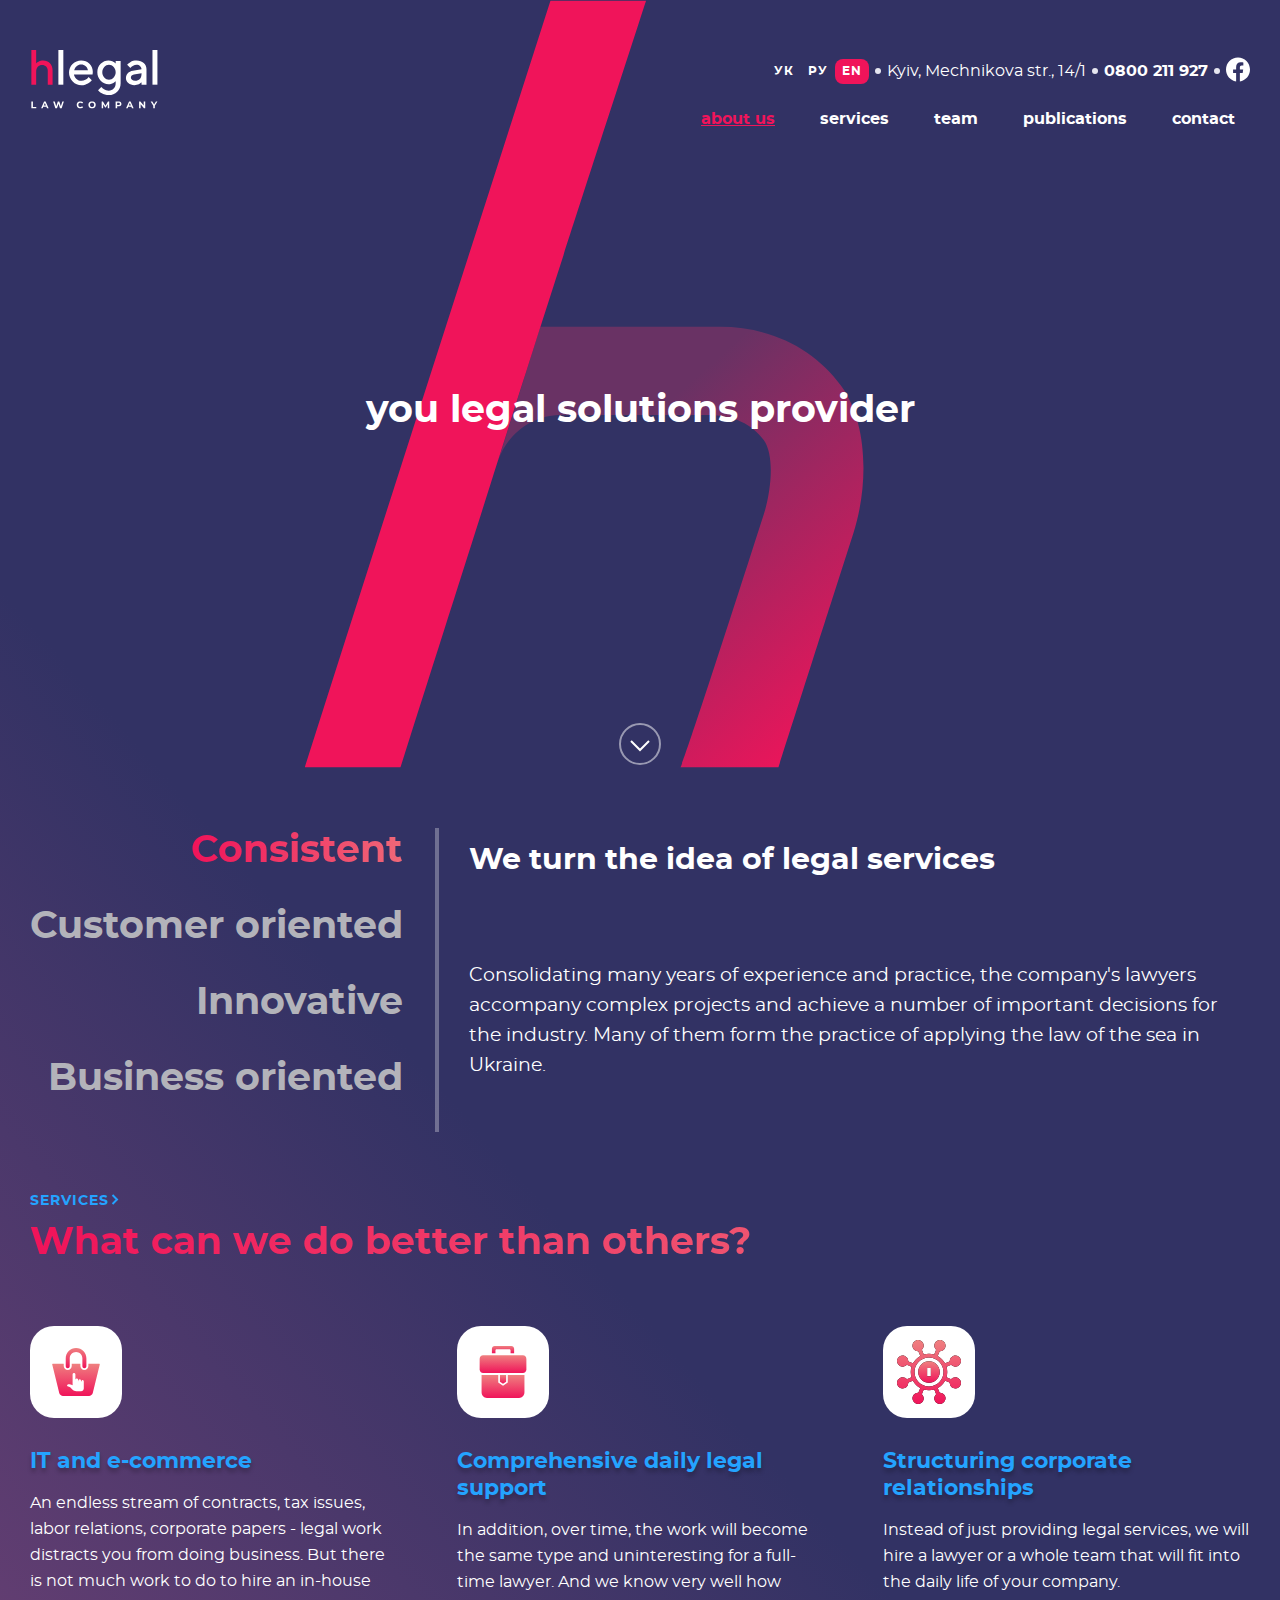
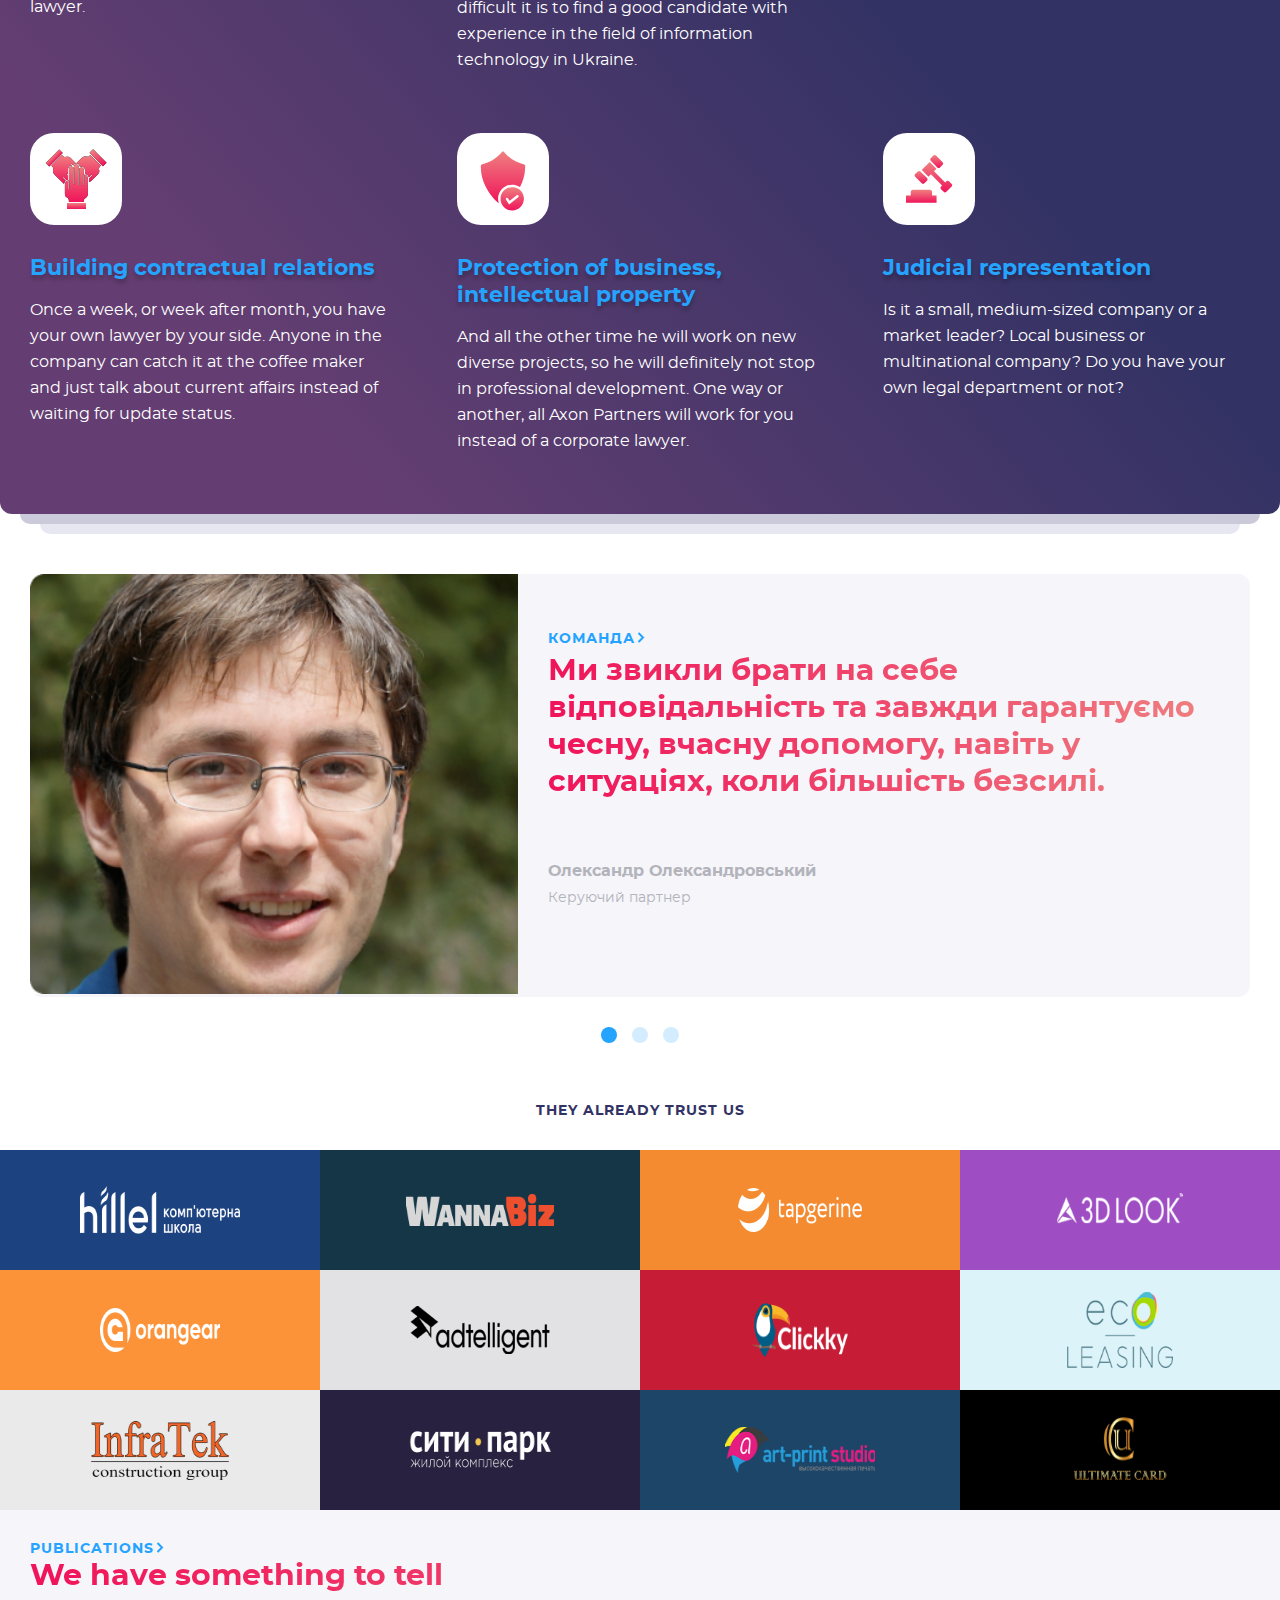
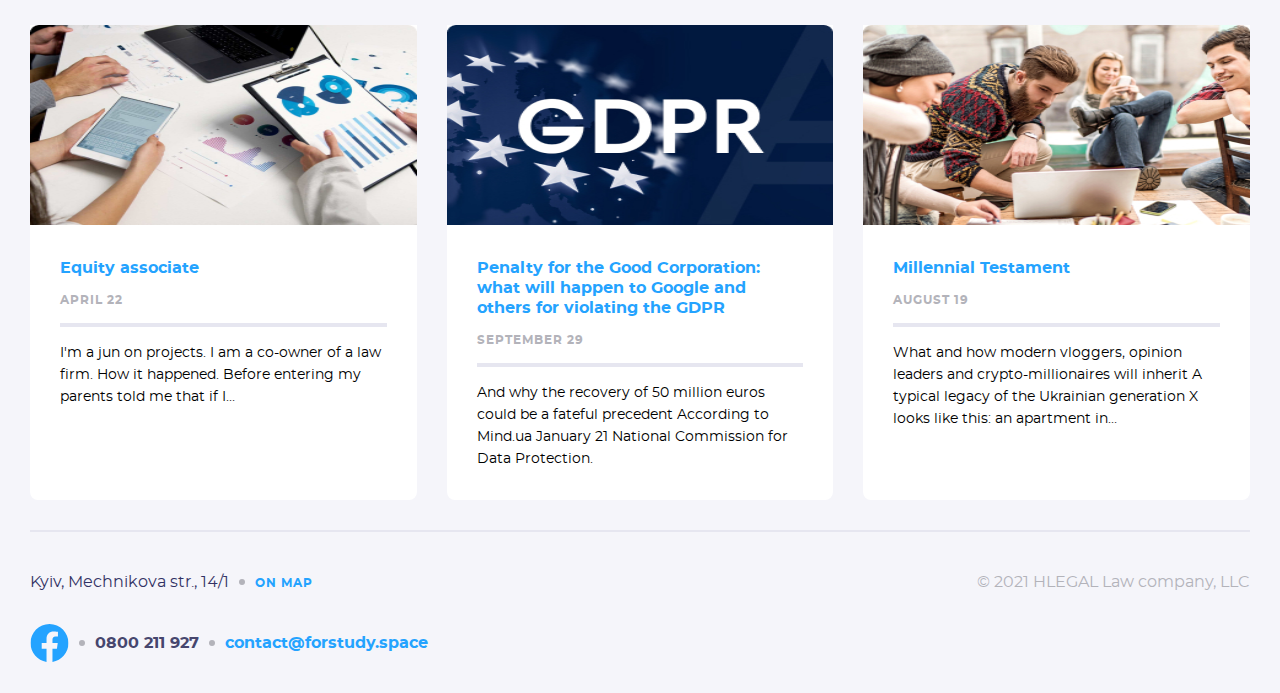
<file: app/index.html>
<!DOCTYPE html>
<html lang="en">
<head>
    <meta charset="UTF-8">
    <meta http-equiv="X-UA-Compatible" content="IE=edge">
    <meta name="viewport" content="width=device-width, initial-scale=1.0">
    <link rel="stylesheet" href="./css/style.css">
    <title>Document</title>
</head>
<body class="body">
    <div class="gradient">
    <div class="container">
        <header class="header">
        <div class="header__data">
            <ul class="lang">
                <li><a href="#">ук</a></li>
                <li><a href="#">ру</a></li>
                <li><a class="active" href="#">en</a></li>
            </ul>
            <div class="header__adress">
                Kyiv, Mechnikova str., 14/1
            </div>
            <a class="header__phone" href="tel:0800211927">0800 211 927</a>
            <a class="header__fb" href="#" aria-label="посилання на фейсбук">
                <svg width="24" height="25" viewBox="0 0 24 25" fill="none" xmlns="http://www.w3.org/2000/svg">
                    <path d="M24 12.5733C24 5.90541 18.6274 0.5 12 0.5C5.37258 0.5 0 5.90541 0 12.5733C0 18.5995 4.38823 23.5943 10.125 24.5V16.0633H7.07813V12.5733H10.125V9.91343C10.125 6.88755 11.9165 5.21615 14.6576 5.21615C15.9705 5.21615 17.3438 5.45195 17.3438 5.45195V8.42313H15.8306C14.3399 8.42313 13.875 9.35379 13.875 10.3086V12.5733H17.2031L16.6711 16.0633H13.875V24.5C19.6118 23.5943 24 18.5995 24 12.5733Z" fill="white"/>
                    </svg>
            </a>
        </div>
        <div class="header__logo-box">
            <a class="header__logo" href="#">
                <img src="./img/logo_white.svg" alt="logo">
            </a>
        </div>
            <nav class="menu">
                <button type="button" class="menu__btn"></button>
                <ul class="menu__list">
                    <li> <a class="active" href="./about.html">about us</a></li>
                    <li> <a href="#">services</a></li>
                    <li> <a href="#">team</a></li>
                    <li> <a href="#">publications</a></li>
                    <li> <a href="#">contact</a></li>
                </ul>
            </nav>
        </header>
        <section class="legal">
           <p class="legal__text">you legal solutions provider</p>
           <div class="legal__scroll">
           <a href="#scroll-01" aria-label="посилання на головну секцію">
            <svg width="42" height="42" viewBox="0 0 42 42" fill="none" xmlns="http://www.w3.org/2000/svg">
                <g clip-path="url(#clip0_22728_12366)">
                <circle opacity="0.5" cx="21" cy="21" r="20" stroke="white" stroke-width="2"/>
                <path d="M12 18L21 27L30 18" stroke="white" stroke-width="2"/>
                </g>
                <defs>
                <clipPath id="clip0_22728_12366">
                <rect width="42" height="42" fill="white"/>
                </clipPath>
                </defs>
                </svg>
            </a>
        </div> 
        </section>
        <section class="advantages">
            <ul class="advantages__list">
                <li><a class="active" href="#">Consistent</a></li>
                <li><a href="#">Customer oriented</a></li>
                <li><a href="#">Innovative</a></li>
                <li><a href="#">Business oriented</a></li>
            </ul>
            <div class="advantages__article">
                <h2 class="advantages__title">We turn the idea of legal services</h2>
                <p class="advantages__text">Consolidating many years of experience and practice, the company's lawyers accompany complex projects and achieve a number of important decisions for the industry. Many of them form the practice of applying the law of the sea in Ukraine.</p>
            </div>
        </section>
        <section class="service">
            <a class="service__link" href="#">Services
                <svg width="12" height="13" viewBox="0 0 12 13" fill="none" xmlns="http://www.w3.org/2000/svg">
                    <path d="M3.5 2L8 6.5L3.5 11" stroke="#24A3FF" stroke-width="2"/>
                    </svg>
            </a>
            <h2 class="service__title">What can we do better than others?</h2>
            <div class="list">
                <article class="list__item">
                    <div class="list__box">
                        <div class="list__pic-01">
                        </div>
                        <a class="list__title">IT and e-commerce</a>
                        <p class="list__text">An endless stream of contracts, tax issues, labor relations, 
                            corporate papers - legal work distracts you from doing business. But there is 
                            not much work to do to hire an in-house lawyer.
                        </p>
                    </div>
                </article>
                <article class="list__item">
                    <div class="list__box">
                        <div class="list__pic-02">
                        </div>
                        <a class="list__title">Comprehensive daily legal support</a>
                        <p class="list__text">In addition, over time, the work will become the same type and 
                            uninteresting for a full-time lawyer. And we know very well how difficult it is to 
                            find a good candidate with experience in the field of information technology in Ukraine.
                        </p>
                    </div>
                </article>
                <article class="list__item">
                    <div class="list__box">
                        <div class="list__pic-03">
                        </div>
                        <a class="list__title">Structuring corporate relationships</a>
                        <p class="list__text">Instead of just providing legal services, we will hire a lawyer or 
                            a whole team that will fit into the daily life of your company.
                        </p>
                    </div>
                </article>
                <article class="list__item">
                    <div class="list__box">
                        <div class="list__pic-04">
                        </div>
                        <a class="list__title">Building contractual relations</a>
                        <p class="list__text">Once a week, or week after month, you have your own lawyer by 
                            your side. Anyone in the company can catch it at the coffee maker and just talk about 
                            current affairs instead of waiting for update status.
                        </p>
                    </div>
                </article>
                <article class="list__item">
                    <div class="list__box">
                        <div class="list__pic-05">
                        </div>
                        <a class="list__title">Protection of business, intellectual property</a>
                        <p class="list__text">And all the other time he will work on new diverse projects, so he will 
                            definitely not stop in professional development. One way or another, all Axon Partners will 
                            work for you instead of a corporate lawyer.
                        </p>
                    </div>
                </article>
                <article class="list__item">
                    <div class="list__box">
                        <div class="list__pic-06">
                        </div>
                        <a class="list__title">Judicial representation</a>
                        <p class="list__text">Is it a small, medium-sized company or a market leader? Local business 
                            or multinational company? Do you have your own legal department or not?
                        </p>
                    </div>
                </article>
            </div>
        </section>
    </div>
</div>
<main>
    <div class="container">
    <section class="team" id="scroll-01">
        <h2 class="visually-hidden">Our team</h2>
        <div class="team__bg team__parent">
            <div class="team__pic">
                <picture>
                    <source media="(min-width:1200px)" srcset="./img/sea_1200.jpg">
                    <source media="(min-width:992px)" srcset="./img/sea_992.jpg">
                    <source media="(min-width:768px)" srcset="./img/sea_768.jpg">
                    <img class="img-responsive team__photo" src="./img/sea_375.jpg" alt="img">
                </picture>           
            </div>
            <div class="team__text">
                <div class="team__text-box">
                    <a class="service__link" href="#">команда
                        <svg width="12" height="13" viewBox="0 0 12 13" fill="none" xmlns="http://www.w3.org/2000/svg">
                                    <path d="M3.5 2L8 6.5L3.5 11" stroke="#24A3FF" stroke-width="2"/>
                                    </svg>
                    </a>                    
                    <p class="team__article">Ми звикли брати на себе відповідальність та завжди гарантуємо чесну, вчасну допомогу, 
                                навіть у ситуаціях, коли більшість безсилі.
                    </p>
                    <p class="team__article-name">Олександр Олександровський</p>
                    <p class="team__article-job">Керуючий партнер</p>
                </div>
        </div>
    </div>
        <div class="team__dots">
            <a class="team__dot-1" href="#">
                <span></span>
            </a>
            <a class="team__dot-2" href="#">
                <span></span>
            </a>
            <a class="team__dot-3" href="#">
                <span></span>
            </a>
        </div>
    </section>
    </div>
    <div class="container-partners">
    <section class="partners">
        <h2 class="partners__title">They already trust us</h2>
        <div class="partners__logo">
            <img class="partners__logo-01" src="./img/logo_item_01.png" alt="">
            <img class="partners__logo-02" src="./img/logo_item_02.png" alt="">
            <img class="partners__logo-03" src="./img/logo_item_03.png" alt="">
            <img class="partners__logo-04" src="./img/logo_item_04.png" alt="">
            <img class="partners__logo-05" src="./img/logo_item_05.png" alt="">
            <img class="partners__logo-06" src="./img/logo_item_06.png" alt="">
            <img class="partners__logo-07" src="./img/logo_item_07.png" alt="">
            <img class="partners__logo-08" src="./img/logo_item_08.png" alt="">
            <img class="partners__logo-09" src="./img/logo_item_09.png" alt="">
            <img class="partners__logo-10" src="./img/logo_item_10.png" alt="">
            <img class="partners__logo-11" src="./img/logo_item_11.png" alt="">
            <img class="partners__logo-12" src="./img/logo_item_12.png" alt="">
        </div>
    </section>
    </div>
    <div class="bg">
        <div class="container">
    <section class="publications">
        <a class="service__link" href="#">Publications
            <svg width="12" height="13" viewBox="0 0 12 13" fill="none" xmlns="http://www.w3.org/2000/svg">
                        <path d="M3.5 2L8 6.5L3.5 11" stroke="#24A3FF" stroke-width="2"/>
                        </svg>
        </a> 
        <h2 class="publications__title">We have something to tell</h2> 
        <div class="article">
            <article class="article__item">
                <div class="article__box">
                    <img class="img-responsive article__pic-01" src="./img/article_pic-01.jpg" alt="img">
                    <div class="article-text">
                        <a class="article-text__title" href="#">Equity associate</a>
                        <p class="article-text__date">April 22</p>
                        <p class="article-text__text">I'm a jun on projects. I am a co-owner of a law firm. 
                            How it happened. Before entering my parents told me that if I…
                        </p>
                    </div>
                </div>
            </article>
            <article class="article__item">
                <div class="article__box">
                    <img class="img-responsive article__pic-02" src="./img/article_pic-02.jpg" alt="img">
                    <div class="article-text">
                        <a class="article-text__title" href="#">Penalty for the Good Corporation: what will 
                            happen to Google and others for violating the GDPR</a>
                        <p class="article-text__date">September 29</p>
                        <p class="article-text__text">And why the recovery of 50 million euros could be a 
                            fateful precedent According to Mind.ua January 21 National Commission for Data 
                            Protection.</p>
                    </div>
                </div>
            </article>
            <article class="article__item article__item_03">
                <div class="article__box">
                    <picture>
                    <source media="(min-width:991px)" srcset="./img/article_pic-03.jpg">
                    <source media="(min-width:768px)" srcset="./img/article_pic-03_768.jpg">
                    <img class="img-responsive article__pic-03" src="./img/article_pic-03.jpg" alt="img">
                    </picture>
                    <div class="article-text">
                        <a class="article-text__title" href="#">Millennial Testament</a>
                        <p class="article-text__date">August 19</p>
                        <p class="article-text__text">What and how modern vloggers, opinion leaders and 
                            crypto-millionaires will inherit A typical legacy of the Ukrainian generation X 
                            looks like this: an apartment in…</p>
                    </div>
                </div>
            </article>
        </div>                  
    </section>
    </div>
    </div>
</main>
<div class="bg"> 
<div class="container">
<footer class="footer">
    <div class="footer__adress">
        <p class="footer__info">Kyiv, Mechnikova str., 14/1</p>
        <a class="footer__link" href="#">On map</a>
    </div>   
    <div class="footer__contact">
        <a class="footer__fb" href="#" aria-label="посилання на фейсбук">
            <svg width="39" height="38" viewBox="0 0 39 38" fill="none" xmlns="http://www.w3.org/2000/svg">
                <g clip-path="url(#clip0_22721_7949)">
                <path d="M38.5 19.1161C38.5 8.55857 29.9934 0 19.5 0C9.00658 0 0.5 8.55857 0.5 19.1161C0.5 28.6575 7.44803 36.5659 16.5312 38V24.6419H11.707V19.1161H16.5312V14.9046C16.5312 10.1136 19.3678 7.46723 23.7078 7.46723C25.7866 7.46723 27.9609 7.84059 27.9609 7.84059V12.545H25.5651C23.2048 12.545 22.4688 14.0185 22.4688 15.5302V19.1161H27.7383L26.8959 24.6419H22.4688V38C31.552 36.5659 38.5 28.6575 38.5 19.1161Z" fill="#24A3FF"/>
                </g>
                <defs>
                <clipPath id="clip0_22721_7949">
                <rect width="38" height="38" fill="white" transform="translate(0.5)"/>
                </clipPath>
                </defs>
                </svg>
        </a>
        <a class="footer__phone" href="tel:0800211927">0800 211 927</a>
        <a class="footer__mail" href="mailto:contact@forstudy.space">contact@forstudy.space</a>
    </div>
    <div class="footer__text">
        © 2021 HLEGAL Law company, LLC
    </div>
</footer>
</div>
</div>
</body>
</html>
</file>
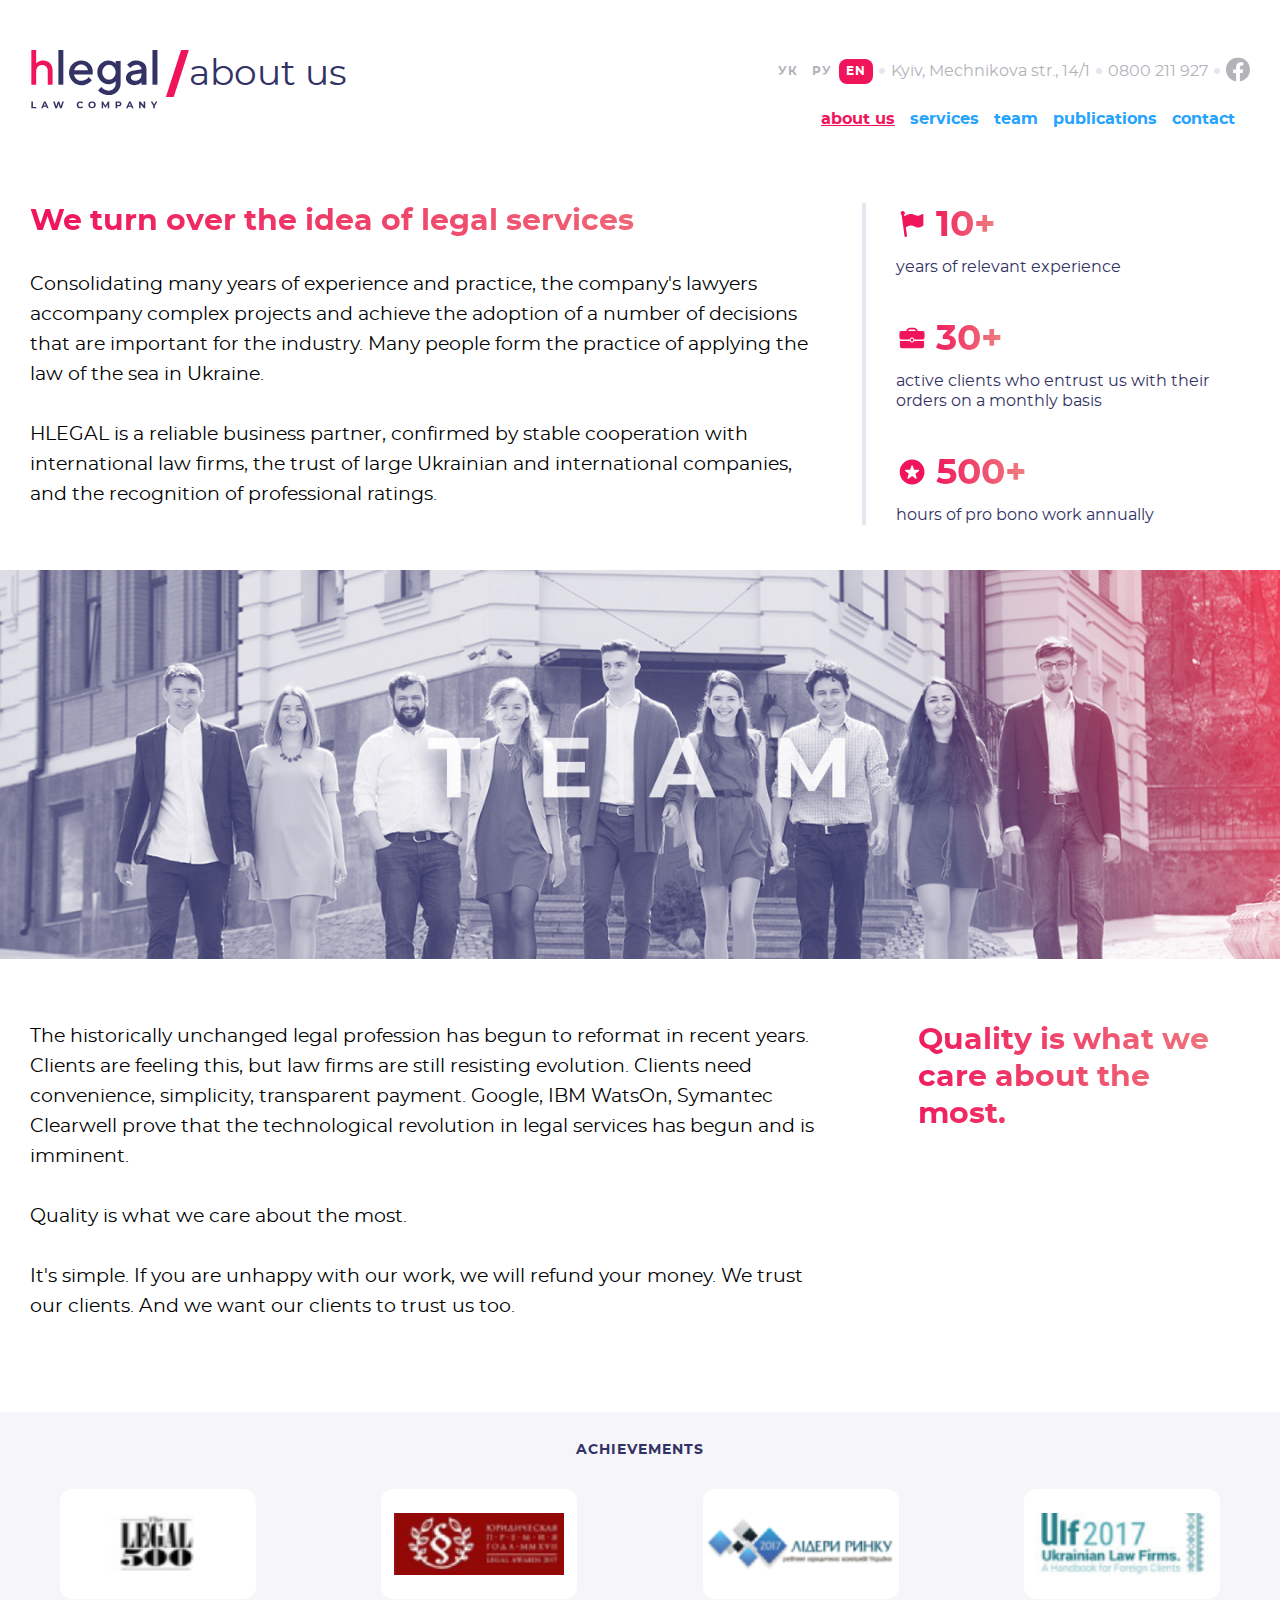
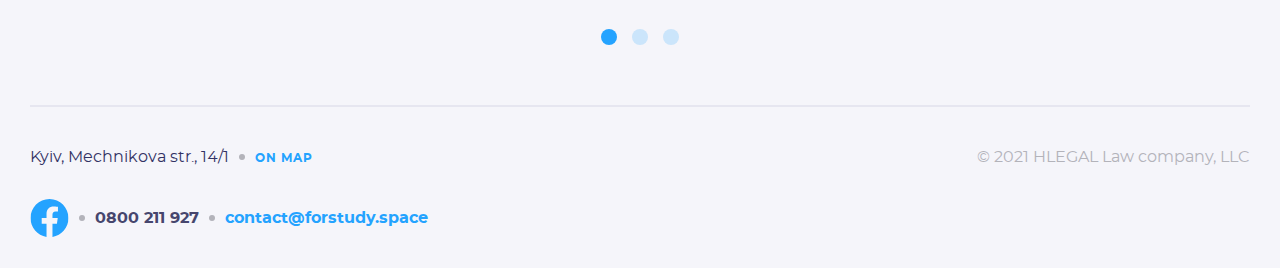
<file: app/about.html>
<!DOCTYPE html>
<html lang="en">
<head>
    <meta charset="UTF-8">
    <meta http-equiv="X-UA-Compatible" content="IE=edge">
    <meta name="viewport" content="width=device-width, initial-scale=1.0">
    <link rel="stylesheet" href="./css/style.css">
    <title>Document</title>
</head>
<body class="body">
    <div class="container">
        <header class="header">
            <div class="header__data_about">
                <ul class="lang lang_about">
                    <li><a href="#">ук</a></li>
                    <li><a href="#">ру</a></li>
                    <li><a class="active" href="#">en</a></li>
                </ul>
                <div class="header__adress_about">
                    Kyiv, Mechnikova str., 14/1
                </div>
                <a class="header__phone_about" href="tel:0800211927">0800 211 927</a>
                <a class="header__fb" href="#" aria-label="посилання на фейсбук">
                    <svg width="24" height="25" viewBox="0 0 24 25" fill="none" xmlns="http://www.w3.org/2000/svg">
                        <g clip-path="url(#clip0_35123_1950)">
                        <path d="M24 12.5733C24 5.90541 18.6274 0.5 12 0.5C5.37258 0.5 0 5.90541 0 12.5733C0 18.5995 4.38823 23.5943 10.125 24.5V16.0633H7.07813V12.5733H10.125V9.91343C10.125 6.88755 11.9165 5.21615 14.6576 5.21615C15.9705 5.21615 17.3438 5.45195 17.3438 5.45195V8.42313H15.8306C14.3399 8.42313 13.875 9.35379 13.875 10.3086V12.5733H17.2031L16.6711 16.0633H13.875V24.5C19.6118 23.5943 24 18.5995 24 12.5733Z" fill="#B3B3BA"/>
                        </g>
                        <defs>
                        <clipPath id="clip0_35123_1950">
                        <rect width="24" height="24" fill="white" transform="translate(0 0.5)"/>
                        </clipPath>
                        </defs>
                        </svg>
                </a>
            </div>
            <div class="header__logo-box_about">
                <a class="header__logo" href="#">
                    <img src="./img/logo_purp.svg" alt="logo">
                </a>
                <span class="header__breadcrumbs">about us</span>
            </div>
                <nav class="menu">
                    <button type="button" class="active menu__btn_about"></button>
                    <ul class="menu__list_about">
                        <li> <a class="active" href="#">about us</a></li>
                        <li> <a href="#">services</a></li>
                        <li> <a href="#">team</a></li>
                        <li> <a href="#">publications</a></li>
                        <li> <a href="#">contact</a></li>
                    </ul>
                </nav>
            </header>
        <section class="idea">
            <div class="idea__info">
                <h2 class="idea__title">We turn over the idea of legal services</h2>
                <p class="idea__text">Consolidating many years of experience and practice, the company's 
                    lawyers accompany complex projects and achieve the adoption of a number of decisions 
                    that are important for the industry. Many people form the practice of applying the 
                    law of the sea in Ukraine.
                    <br>
                    <br>
                    HLEGAL is a reliable business partner, confirmed by stable cooperation with 
                    international law firms, the trust of large Ukrainian and international companies, 
                    and the recognition of professional ratings.</p>
                </div>
            <div class="statistic">
                <article class="statistic__item">
                    <div class="statistic__box">
                        <div class="statistic__red">
                            <a href="#">
                                <svg width="32" height="32" viewBox="0 0 32 32" fill="none" xmlns="http://www.w3.org/2000/svg">
                                    <path d="M27.1135 6.3054C26.9445 6.1374 26.7455 6.0529 26.5155 6.0529C26.401 6.0529 26.1595 6.1469 25.7925 6.3324C25.425 6.5184 25.035 6.7254 24.6245 6.9564C24.213 7.1859 23.726 7.3939 23.164 7.5799C22.6025 7.7654 22.0825 7.8594 21.604 7.8594C21.162 7.8594 20.772 7.7754 20.436 7.6069C19.3215 7.0849 18.352 6.6954 17.529 6.4384C16.706 6.1819 15.821 6.0529 14.8735 6.0529C13.2375 6.0529 11.374 6.5849 9.285 7.6469C8.854 7.8619 8.545 8.0284 8.345 8.1504L8.1465 6.6949C8.595 6.3054 8.8845 5.7379 8.8845 5.0974C8.8845 3.9239 7.9335 2.9729 6.76 2.9729C5.5865 2.9729 4.6355 3.9239 4.6355 5.0974C4.6355 5.8629 5.0445 6.5284 5.6515 6.9024L8.5215 27.9474C8.607 28.5739 9.143 29.0284 9.7585 29.0284C9.8145 29.0284 9.8715 29.0249 9.929 29.0174C10.613 28.9234 11.092 28.2939 10.9985 27.6099L9.845 19.1514C11.938 18.1129 13.7485 17.5894 15.2715 17.5894C15.918 17.5894 16.5485 17.6859 17.163 17.8809C17.778 18.0764 18.2895 18.2884 18.6965 18.5179C19.1035 18.7479 19.584 18.9609 20.1365 19.1549C20.69 19.3499 21.2365 19.4474 21.776 19.4474C23.139 19.4474 24.7715 18.9339 26.674 17.9074C26.913 17.7834 27.088 17.6614 27.1985 17.5419C27.309 17.4224 27.3645 17.2524 27.3645 17.0314V6.9029C27.3645 6.6734 27.281 6.4739 27.1135 6.3054Z" fill="#F0145A"/>
                                    </svg>
                            </a>
                            <p class="statistic__numb">10+</p>
                        </div>
                        <p class="statistic__text">years of relevant experience</p>
                    </div>
                </article>
                <article class="statistic__item statistic__item_pad">
                    <div class="statistic__box">
                        <div class="statistic__red">
                            <a href="#">
                                <svg width="32" height="32" viewBox="0 0 32 32" fill="none" xmlns="http://www.w3.org/2000/svg">
                                    <path d="M17.232 18.332V17.774C17.232 17.0935 16.6805 16.542 16.0005 16.542C15.32 16.542 14.7685 17.0935 14.7685 17.774V18.332C14.7685 19.0125 15.32 19.564 16.0005 19.564C16.68 19.564 17.232 19.0125 17.232 18.332Z" fill="#F0145A"/>
                                    <path d="M18.077 19.0136C17.804 19.9071 16.9815 20.5631 16.0005 20.5631C15.019 20.5631 14.1965 19.9071 13.9235 19.0136H5.43898C4.90348 19.0136 4.39748 18.8891 3.94348 18.6731V24.3066C3.94348 25.4066 4.84348 26.3066 5.94348 26.3066H26.0565C27.1565 26.3066 28.0565 25.4066 28.0565 24.3066V18.6736C27.602 18.8896 27.0965 19.0141 26.561 19.0141H18.077V19.0136Z" fill="#F0145A"/>
                                    <path d="M26.4775 8.8976H21.677C21.387 7.0846 19.8165 5.6936 17.923 5.6936H14.0765C12.183 5.6936 10.613 7.0846 10.3225 8.8976H5.5225C4.3765 8.8976 3.439 9.7976 3.439 10.8976V15.5141C3.439 16.6186 4.3345 17.5141 5.439 17.5141H13.829C13.8575 16.9386 14.1045 16.4216 14.495 16.0476C14.507 16.0361 14.521 16.0271 14.5335 16.0161C14.62 15.9366 14.71 15.8616 14.8085 15.7966C14.8435 15.7731 14.8835 15.7571 14.92 15.7361C15.001 15.6896 15.081 15.6411 15.1685 15.6051C15.237 15.5766 15.311 15.5601 15.383 15.5386C15.445 15.5201 15.504 15.4956 15.5685 15.4826C15.708 15.4541 15.8525 15.4391 16 15.4391C16.148 15.4391 16.292 15.4546 16.4315 15.4826C16.4955 15.4956 16.5545 15.5201 16.6165 15.5386C16.6885 15.5601 16.7625 15.5766 16.831 15.6056C16.918 15.6416 16.9975 15.6896 17.0785 15.7361C17.1155 15.7576 17.1555 15.7736 17.191 15.7971C17.2895 15.8616 17.379 15.9366 17.4655 16.0161C17.478 16.0276 17.4925 16.0366 17.5045 16.0486C17.8955 16.4226 18.142 16.9396 18.1705 17.5151H26.5605C27.665 17.5151 28.5605 16.6196 28.5605 15.5151V10.8986C28.561 9.7976 27.6235 8.8976 26.4775 8.8976ZM12.248 8.8976C12.503 8.1271 13.2215 7.5656 14.0765 7.5656H17.923C18.778 7.5656 19.4965 8.1271 19.7515 8.8976H12.248Z" fill="#F0145A"/>
                                    </svg>
                            </a>
                            <p class="statistic__numb">30+</p>
                        </div>
                        <p class="statistic__text">active clients who entrust us with their orders on a monthly basis</p>
                    </div>
                </article>
                <article class="statistic__item">
                    <div class="statistic__box">
                        <div class="statistic__red">
                            <a href="#">
                                <svg width="32" height="32" viewBox="0 0 32 32" fill="none" xmlns="http://www.w3.org/2000/svg">
                                    <path d="M16.097 3.55298C9.25249 3.55298 3.68399 9.12148 3.68399 15.966C3.68399 22.811 9.25249 28.38 16.097 28.38C22.9415 28.38 28.51 22.811 28.51 15.966C28.5105 9.12148 22.942 3.55298 16.097 3.55298ZM22.9555 15.0585V15.059L19.362 17.659L20.746 21.889C20.768 21.955 20.7795 22.0255 20.7795 22.0975C20.7795 22.467 20.4805 22.767 20.111 22.767C19.964 22.767 19.829 22.72 19.719 22.6405L16.0975 20.021L12.476 22.6405C12.366 22.72 12.231 22.767 12.0845 22.767C11.7145 22.767 11.415 22.4675 11.415 22.0975C11.415 22.025 11.427 21.955 11.449 21.889L12.8335 17.659L9.23999 15.059V15.0585C9.07199 14.9375 8.96299 14.74 8.96299 14.517C8.96299 14.1475 9.26199 13.8485 9.63199 13.8485H14.0805L15.458 9.63798C15.542 9.36448 15.7965 9.16548 16.098 9.16548C16.399 9.16548 16.654 9.36448 16.7375 9.63798L18.115 13.8485H22.5635C22.933 13.8485 23.2325 14.1475 23.2325 14.517C23.232 14.74 23.123 14.9375 22.9555 15.0585Z" fill="#F0145A"/>
                                    </svg>
                            </a>
                            <p class="statistic__numb">500+</p>
                        </div>
                        <p class="statistic__text">hours of pro bono work annually</p>
                    </div>
                </article>
            </div>
        </section>
    </div>
    <main>
        <picture>
            <source media="(min-width:1200px)" srcset="./img/bg_photo_1200.jpg">
            <source media="(min-width:991px)" srcset="./img/bg_photo_991.jpg">
            <source media="(min-width:768px)" srcset="./img/bg_photo_768.jpg">
            <img class="team-about__pic" src="./img/bg_photo_375.jpg" alt="photo">
        </picture>
        <div class="container">
            <div class="team-about">
                <p class="team-about__text">The historically unchanged legal profession has begun to reformat in recent years. Clients are feeling this, but law firms are still resisting evolution. Clients need convenience, simplicity, transparent payment. Google, IBM WatsOn, Symantec Clearwell prove that the technological revolution in legal services has begun and is imminent.
                    <br>
                    <br>
                    Quality is what we care about the most.
                    <br>
                    <br>
                    It's simple. If you are unhappy with our work, we will refund your money. We trust our clients. And we want our clients to trust us too.</p>
                <h2 class="team-about__title">Quality is what we care about the most.</h2>
            </div>
        </div>
        <div class="bg">
            <div class="container">
                <section class="achievements">
                 <h2 class="achievements__title">achievements</h2>
                 <div class="achievements__logo">
                    <img class="achievements__logo-01" src="./img/logo_about_01.png" alt="logo">
                    <img class="achievements__logo-02" src="./img/logo_about_02.png" alt="logo">
                    <img class="achievements__logo-03" src="./img/logo_about_03.png" alt="logo">
                    <img class="achievements__logo-04" src="./img/logo_about_04.png" alt="logo">
                 </div>
                 <div class="team__dots">
                    <a class="team__dot-1" href="#">
                        <span></span>
                    </a>
                    <a class="team__dot-2" href="#">
                        <span></span>
                    </a>
                    <a class="team__dot-3" href="#">
                        <span></span>
                    </a>
                </div>  
                </section>
            </div>
        </div>
    </main>
    <div class="bg"> 
        <div class="container">
        <footer class="footer">
            <div class="footer__adress">
                <p class="footer__info">Kyiv, Mechnikova str., 14/1</p>
                <a class="footer__link" href="#">On map</a>
            </div>   
            <div class="footer__contact">
                <a class="footer__fb" href="#" aria-label="посилання на фейсбук">
                    <svg width="39" height="38" viewBox="0 0 39 38" fill="none" xmlns="http://www.w3.org/2000/svg">
                        <g clip-path="url(#clip0_22721_7949)">
                        <path d="M38.5 19.1161C38.5 8.55857 29.9934 0 19.5 0C9.00658 0 0.5 8.55857 0.5 19.1161C0.5 28.6575 7.44803 36.5659 16.5312 38V24.6419H11.707V19.1161H16.5312V14.9046C16.5312 10.1136 19.3678 7.46723 23.7078 7.46723C25.7866 7.46723 27.9609 7.84059 27.9609 7.84059V12.545H25.5651C23.2048 12.545 22.4688 14.0185 22.4688 15.5302V19.1161H27.7383L26.8959 24.6419H22.4688V38C31.552 36.5659 38.5 28.6575 38.5 19.1161Z" fill="#24A3FF"/>
                        </g>
                        <defs>
                        <clipPath id="clip0_22721_7949">
                        <rect width="38" height="38" fill="white" transform="translate(0.5)"/>
                        </clipPath>
                        </defs>
                        </svg>
                </a>
                <a class="footer__phone" href="tel:0800211927">0800 211 927</a>
                <a class="footer__mail" href="mailto:contact@forstudy.space">contact@forstudy.space</a>
            </div>
            <div class="footer__text">
                © 2021 HLEGAL Law company, LLC
            </div>
        </footer>
        </div>
        </div>
</body>
</html>
</file>
<file: app/css/style.css>
@font-face {
  font-family: "montserrat";
  src: url("../fonts/montserrat-regular-webfont.woff2") format("woff2"), url("../fonts/montserrat-regular-webfont.woff") format("woff");
  font-weight: 400;
  font-style: normal;
}
@font-face {
  font-family: "montserrat";
  src: url("../fonts/montserrat-medium-webfont.woff2") format("woff2"), url("../fonts/montserrat-medium-webfont.woff") format("woff");
  font-weight: 500;
  font-style: normal;
}
@font-face {
  font-family: "montserrat";
  src: url("../fonts/montserrat-bold-webfont.woff2") format("woff2"), url("../fonts/montserrat-bold-webfont.woff") format("woff");
  font-weight: 700;
  font-style: normal;
}
* {
  -webkit-box-sizing: border-box;
          box-sizing: border-box;
  margin: 0;
}

.body {
  font-family: "montserrat", "Arial", sans-serif;
  font-weight: 400;
  font-style: normal;
}

.container {
  max-width: 1440px;
  min-width: 375px;
  padding: 0 30px;
  margin: 0 auto;
}

.container-partners {
  max-width: 1440px;
  min-width: 375px;
  margin: 0 auto;
}

.img-responsive {
  max-width: 100%;
  height: auto;
}

.visually-hidden {
  position: absolute;
  width: 1px;
  height: 1px;
  margin: -1px;
  border: 0;
  padding: 0;
  clip: rect(0 0 0 0);
  overflow: hidden;
}

.header__adress,
.header__adress_about,
.header__fb {
  display: none;
}

.header {
  display: grid;
  grid-template-columns: 1fr -webkit-min-content;
  grid-template-columns: 1fr min-content;
  grid-template-rows: -webkit-min-content -webkit-min-content;
  grid-template-rows: min-content min-content;
}
.header__data {
  grid-column: span 2;
  display: -webkit-box;
  display: -ms-flexbox;
  display: flex;
  -webkit-box-pack: justify;
      -ms-flex-pack: justify;
          justify-content: space-between;
  padding-top: 10px;
  padding-bottom: 10px;
  background: rgba(245, 245, 250, 0.2);
  background-size: 100%;
  margin: 0 -30px;
  padding: 10px 15px;
}
.header__data_about {
  grid-column: span 2;
  display: -webkit-box;
  display: -ms-flexbox;
  display: flex;
  -webkit-box-pack: justify;
      -ms-flex-pack: justify;
          justify-content: space-between;
  padding-top: 10px;
  padding-bottom: 10px;
  background-size: 100%;
  margin: 0 -30px;
  padding: 10px 15px;
  background: #F5F5FA;
}
.header__phone {
  font-weight: 700;
  font-size: 16px;
  line-height: 20px;
  text-align: right;
  color: #FFFFFF;
  text-decoration: none;
}
.header__phone_about {
  color: #B3B3BA;
  text-decoration: none;
}
.header__adress {
  font-weight: 400;
  font-size: 16px;
  line-height: 20px;
  text-align: right;
  color: #FFFFFF;
}
.header__adress_about {
  color: #B3B3BA;
}
.header__logo {
  text-decoration: none;
}
.header__logo-box {
  display: -webkit-box;
  display: -ms-flexbox;
  display: flex;
  -webkit-box-align: start;
      -ms-flex-align: start;
          align-items: flex-start;
  padding-top: 15px;
  padding-bottom: 10px;
  margin-left: -15px;
}
.header__logo-box_about {
  display: -webkit-box;
  display: -ms-flexbox;
  display: flex;
  -webkit-box-align: start;
      -ms-flex-align: start;
          align-items: flex-start;
  padding-top: 15px;
}
.header__breadcrumbs {
  font-weight: 400;
  font-size: 20px;
  line-height: 24px;
  color: #323264;
  display: -webkit-inline-box;
  display: -ms-inline-flexbox;
  display: inline-flex;
  -webkit-box-align: center;
      -ms-flex-align: center;
          align-items: center;
}
.header__breadcrumbs::before {
  content: "";
  background-image: url(../img/slash.svg);
  width: 12px;
  height: 26px;
  background-size: cover;
  padding: 0 4px;
}

.lang {
  list-style: none;
  padding-left: 0;
  display: -webkit-box;
  display: -ms-flexbox;
  display: flex;
}
.lang a {
  font-weight: 700;
  font-size: 12px;
  line-height: 15px;
  padding: 5px 7px;
  text-align: center;
  letter-spacing: 1px;
  color: #FFFFFF;
  text-decoration: none;
  text-transform: uppercase;
  border-radius: 8px;
  display: block;
}
.lang a.active {
  color: #ffffff;
  background: #F0145A;
}
.lang a:not(.active):hover {
  background: #F5F5FA;
}
.lang_about a {
  color: #B3B3BA;
}
.lang_about a:hover {
  background: #F5F5FA;
  border-radius: 8px;
}

@media (min-width: 768px) {
  .header {
    grid-template-rows: repeat(3, -webkit-min-content);
    grid-template-rows: repeat(3, min-content);
    grid-template-columns: 1fr;
  }
  .header__data {
    grid-column: 1;
    -webkit-box-pack: start;
        -ms-flex-pack: start;
            justify-content: flex-start;
    -webkit-box-align: center;
        -ms-flex-align: center;
            align-items: center;
    background: none;
    padding-top: 50px;
    padding-bottom: 30px;
    margin-left: 0;
    margin-right: 0;
    padding-left: 0;
    padding-right: 0;
  }
  .header__data_about {
    grid-column: 1;
    -webkit-box-pack: start;
        -ms-flex-pack: start;
            justify-content: flex-start;
    -webkit-box-align: center;
        -ms-flex-align: center;
            align-items: center;
    background: none;
    padding-top: 50px;
    padding-bottom: 30px;
    margin-left: 0;
    margin-right: 0;
    padding-left: 0;
    padding-right: 0;
  }
  .header__adress {
    display: -webkit-inline-box;
    display: -ms-inline-flexbox;
    display: inline-flex;
    -webkit-box-align: center;
        -ms-flex-align: center;
            align-items: center;
  }
  .header__adress::before {
    content: "";
    width: 6px;
    height: 6px;
    background: #E6E6F0;
    border-radius: 50%;
    margin-right: 6px;
    margin-left: 6px;
  }
  .header__adress::after {
    content: "";
    width: 6px;
    height: 6px;
    background: #E6E6F0;
    border-radius: 50%;
    margin-right: 6px;
    margin-left: 6px;
  }
  .header__adress_about {
    display: -webkit-inline-box;
    display: -ms-inline-flexbox;
    display: inline-flex;
    -webkit-box-align: center;
        -ms-flex-align: center;
            align-items: center;
  }
  .header__adress_about::before {
    content: "";
    width: 6px;
    height: 6px;
    background: #E6E6F0;
    border-radius: 50%;
    margin-right: 6px;
    margin-left: 6px;
  }
  .header__adress_about::after {
    content: "";
    width: 6px;
    height: 6px;
    background: #E6E6F0;
    border-radius: 50%;
    margin-right: 6px;
    margin-left: 6px;
  }
  .header__phone {
    display: -webkit-inline-box;
    display: -ms-inline-flexbox;
    display: inline-flex;
    -webkit-box-align: center;
        -ms-flex-align: center;
            align-items: center;
  }
  .header__phone::after {
    content: "";
    width: 6px;
    height: 6px;
    background: #E6E6F0;
    border-radius: 50%;
    margin-right: 6px;
    margin-left: 6px;
  }
  .header__phone_about {
    display: -webkit-inline-box;
    display: -ms-inline-flexbox;
    display: inline-flex;
    -webkit-box-align: center;
        -ms-flex-align: center;
            align-items: center;
  }
  .header__phone_about::after {
    content: "";
    width: 6px;
    height: 6px;
    background: #E6E6F0;
    border-radius: 50%;
    margin-right: 6px;
    margin-left: 6px;
  }
  .header__fb {
    display: block;
  }
  .header__fb:hover svg path {
    fill: #F0145A;
  }
  .header__logo {
    padding-bottom: 30px;
  }
  .header__logo img {
    width: 130px;
    height: 60px;
  }
  .header__logo-box {
    padding-top: 0;
    padding-bottom: 0;
    margin-left: 0;
  }
  .header__breadcrumbs {
    font-weight: 400;
    font-size: 36px;
    line-height: 44px;
    color: #323264;
    display: -webkit-inline-box;
    display: -ms-inline-flexbox;
    display: inline-flex;
    -webkit-box-align: center;
        -ms-flex-align: center;
            align-items: center;
  }
  .header__breadcrumbs::before {
    background-size: cover;
    width: 21px;
    height: 47px;
  }
}
@media (min-width: 992px) {
  .header {
    grid-template-rows: repeat(2, -webkit-min-content);
    grid-template-rows: repeat(2, min-content);
    grid-template-columns: 1fr 1fr;
  }
  .header__data {
    grid-column: 2;
    -webkit-box-pack: end;
        -ms-flex-pack: end;
            justify-content: flex-end;
    padding-bottom: 16px;
  }
  .header__data_about {
    grid-column: 2;
    -webkit-box-pack: end;
        -ms-flex-pack: end;
            justify-content: flex-end;
    padding-bottom: 16px;
  }
  .header__logo-box {
    grid-row: 1/-1;
    padding-top: 50px;
  }
  .header__logo-box_about {
    grid-row: 1/-1;
    padding-top: 50px;
  }
}
.menu {
  margin-right: -15px;
  padding-top: 15px;
  position: relative;
}
.menu__list {
  position: absolute;
  right: 0;
  top: auto;
  display: -webkit-box;
  display: -ms-flexbox;
  display: flex;
  -webkit-box-orient: vertical;
  -webkit-box-direction: normal;
      -ms-flex-direction: column;
          flex-direction: column;
  padding-left: 0;
  list-style: none;
  display: none;
}
.menu__list_about {
  position: absolute;
  right: 0;
  top: auto;
  display: -webkit-box;
  display: -ms-flexbox;
  display: flex;
  -webkit-box-orient: vertical;
  -webkit-box-direction: normal;
      -ms-flex-direction: column;
          flex-direction: column;
  background: #FFFFFF;
  border-radius: 0px;
  list-style: none;
  display: none;
}
.menu__list_about a {
  font-weight: 700;
  font-size: 16px;
  line-height: 20px;
  text-align: right;
  color: #24A3FF;
  padding-right: 15px;
  text-decoration: none;
}
.menu__list_about a.active {
  color: #F0145A;
  text-decoration: underline;
}
.menu__list_about a:not(.active):hover {
  text-decoration: underline;
}
.menu__list a {
  font-weight: 700;
  font-size: 16px;
  line-height: 20px;
  text-align: right;
  color: #FFFFFF;
  padding-right: 15px;
  text-decoration: none;
}
.menu__list a.active {
  color: #F0145A;
  text-decoration: underline;
}
.menu__list a:not(.active):hover {
  text-decoration: underline;
}
.menu__btn {
  cursor: pointer;
  background-image: url("../img/burger_white.svg");
  width: 32px;
  height: 32px;
  background-color: transparent;
  border: none;
}
.menu__btn_about {
  cursor: pointer;
  width: 32px;
  height: 32px;
  background-color: transparent;
  border: none;
  background-image: url("../img/burger_grey.svg");
}

@media (min-width: 768px) {
  .menu {
    margin-right: 0;
    padding-top: 0;
    display: -webkit-box;
    display: -ms-flexbox;
    display: flex;
  }
  .menu__btn {
    display: none;
  }
  .menu__btn_about {
    display: none;
  }
  .menu__list {
    position: unset;
    display: -webkit-box;
    display: -ms-flexbox;
    display: flex;
    -webkit-box-orient: horizontal;
    -webkit-box-direction: normal;
        -ms-flex-direction: row;
            flex-direction: row;
    padding-left: 0;
    list-style: none;
  }
  .menu__list a {
    font-weight: 700;
    font-size: 16px;
    line-height: 20px;
    text-align: right;
    color: #FFFFFF;
    padding-right: 15px;
    text-decoration: none;
  }
  .menu__list_about {
    position: unset;
    display: -webkit-box;
    display: -ms-flexbox;
    display: flex;
    -webkit-box-orient: horizontal;
    -webkit-box-direction: normal;
        -ms-flex-direction: row;
            flex-direction: row;
    padding-left: 0;
    list-style: none;
  }
  .menu__list_about a {
    font-weight: 700;
    font-size: 16px;
    line-height: 20px;
    text-align: right;
    color: #24A3FF;
    padding-right: 15px;
    text-decoration: none;
  }
  .menu__list_about a.active {
    color: #F0145A;
    text-decoration: underline;
  }
  .menu__list_about a:not(.active):hover {
    text-decoration: underline;
  }
}
@media (min-width: 992px) {
  .menu {
    justify-self: end;
  }
  .menu__list li {
    padding-right: 0;
    padding-left: 30px;
  }
}
.gradient {
  position: relative;
  background: url("../img/h.svg") no-repeat center top, linear-gradient(228.57deg, #323264 11.93%, #323264 57.17%, #643E72 87.46%);
  border-radius: 0px 0px 12px 12px;
}
.gradient::after {
  content: "";
  height: 10px;
  border-radius: 0 0 12px 12px;
  position: absolute;
  bottom: -10px;
  left: 20px;
  right: 20px;
  background-color: #CACADB;
}
.gradient::before {
  content: "";
  height: 10px;
  border-radius: 0 0 12px 12px;
  position: absolute;
  bottom: -20px;
  left: 40px;
  right: 40px;
  background-color: #E7E7F2;
}

@media (min-width: 768px) {
  .gradient {
    background-size: 894px 1024px, 100% auto;
  }
}
@media (min-width: 992px) {
  .gradient {
    background-size: 670px 768px, 100% auto;
  }
}
.legal {
  display: grid;
  justify-items: center;
}
.legal__text {
  font-weight: 700;
  font-size: 38px;
  line-height: 46px;
  text-align: center;
  color: #FFFFFF;
  width: 314px;
  padding-top: 129px;
}
.legal__scroll {
  background: none;
  padding-top: 159px;
  padding-bottom: 30px;
  display: grid;
  text-align: center;
}
.legal__scroll:hover svg path {
  stroke: #F0145A;
}
.legal__scroll:hover svg circle {
  stroke: #F0145A;
}

@media (min-width: 768px) {
  .legal__text {
    width: 100%;
    padding-top: 269px;
  }
  .legal__scroll {
    padding-top: 417px;
  }
}
@media (min-width: 992px) {
  .legal__text {
    padding-top: 245px;
  }
  .legal__scroll {
    padding-top: 289px;
  }
}
.advantages {
  display: -webkit-box;
  display: -ms-flexbox;
  display: flex;
  -webkit-box-orient: vertical;
  -webkit-box-direction: normal;
      -ms-flex-direction: column;
          flex-direction: column;
  padding-top: 30px;
  padding-bottom: 30px;
}
.advantages__list {
  display: -webkit-box;
  display: -ms-flexbox;
  display: flex;
  overflow: hidden;
  -webkit-padding-start: 0;
          padding-inline-start: 0;
  list-style-type: none;
  padding-bottom: 30px;
}
.advantages__list a {
  display: -webkit-box;
  display: -ms-flexbox;
  display: flex;
  font-weight: 700;
  font-size: 27px;
  line-height: 37px;
  color: #B3B3BA;
  text-decoration: none;
  padding-right: 30px;
  white-space: nowrap;
}
.advantages__list a.active {
  background: linear-gradient(90.13deg, #F0145A 0.84%, #EF8080 99.96%);
  -webkit-background-clip: text;
  -webkit-text-fill-color: transparent;
  background-clip: text;
}
.advantages__list a:hover {
  color: #F0145A;
}
.advantages__article {
  display: -webkit-box;
  display: -ms-flexbox;
  display: flex;
  -webkit-box-orient: vertical;
  -webkit-box-direction: normal;
      -ms-flex-direction: column;
          flex-direction: column;
  border-top: 4px solid rgba(255, 255, 255, 0.3);
}
.advantages__title {
  font-weight: 700;
  font-size: 20px;
  line-height: 24px;
  color: #FFFFFF;
  padding-top: 30px;
}
.advantages__text {
  font-weight: 400;
  font-size: 19px;
  line-height: 30px;
  color: #FFFFFF;
  padding-top: 30px;
  width: 100%;
}

@media (min-width: 992px) {
  .advantages {
    display: grid;
    justify-items: start;
    grid-template-columns: 405px 1fr;
    padding-bottom: 60px;
  }
  .advantages__list {
    display: grid;
    justify-items: flex-end;
    padding-bottom: 0;
  }
  .advantages__list a {
    font-weight: 700;
    font-size: 38px;
    line-height: 46px;
    color: #B3B3BA;
    text-decoration: none;
    padding-right: 60px;
    padding-left: 0;
  }
  .advantages__list li {
    padding-bottom: 30px;
  }
  .advantages__title {
    font-weight: 700;
    font-size: 30px;
    line-height: 37px;
    color: #FFFFFF;
    padding-top: 14px;
  }
  .advantages__text {
    font-weight: 400;
    font-size: 19px;
    line-height: 30px;
    color: #FFFFFF;
    padding-top: 30px;
  }
  .advantages__article {
    display: grid;
    border-top: none;
    padding-left: 30px;
    border-left: 4px solid rgba(255, 255, 255, 0.3);
  }
}
.service__link {
  display: -webkit-inline-box;
  display: -ms-inline-flexbox;
  display: inline-flex;
  font-weight: 700;
  font-size: 14px;
  line-height: 17px;
  letter-spacing: 1px;
  text-transform: uppercase;
  color: #24A3FF;
  text-decoration: none;
}
.service__title {
  font-weight: 700;
  font-size: 30px;
  line-height: 37px;
  background: linear-gradient(90.13deg, #F0145A 0.84%, #EF8080 99.96%);
  -webkit-background-clip: text;
  -webkit-text-fill-color: transparent;
  background-clip: text;
  padding-top: 10px;
}

.list {
  padding-bottom: 60px;
}
.list__item {
  padding-top: 30px;
}
.list__box {
  display: -webkit-box;
  display: -ms-flexbox;
  display: flex;
  -webkit-box-orient: vertical;
  -webkit-box-direction: normal;
      -ms-flex-direction: column;
          flex-direction: column;
}
.list__pic-01 {
  background: #FFFFFF;
  border-radius: 24px;
  background-image: url(../img/pic-01.svg);
  background-repeat: no-repeat;
  background-position: center;
  width: 92px;
  height: 92px;
}
.list__pic-02 {
  background: #FFFFFF;
  border-radius: 24px;
  background-image: url(../img/pic-02.svg);
  background-repeat: no-repeat;
  background-position: center;
  width: 92px;
  height: 92px;
}
.list__pic-03 {
  background: #FFFFFF;
  border-radius: 24px;
  background-image: url(../img/pic-03.svg);
  background-repeat: no-repeat;
  background-position: center;
  width: 92px;
  height: 92px;
}
.list__pic-04 {
  background: #FFFFFF;
  border-radius: 24px;
  background-image: url(../img/pic-04.svg);
  background-repeat: no-repeat;
  background-position: center;
  width: 92px;
  height: 92px;
}
.list__pic-05 {
  background: #FFFFFF;
  border-radius: 24px;
  background-image: url(../img/pic-05.svg);
  background-repeat: no-repeat;
  background-position: center;
  width: 92px;
  height: 92px;
}
.list__pic-06 {
  background: #FFFFFF;
  border-radius: 24px;
  background-image: url(../img/pic-06.svg);
  background-repeat: no-repeat;
  background-position: center;
  width: 92px;
  height: 92px;
}
.list__title {
  font-weight: 700;
  font-size: 22px;
  line-height: 27px;
  color: #24A3FF;
  text-shadow: 0px 4px 4px rgba(0, 0, 0, 0.25);
  padding-top: 30px;
  padding-bottom: 15px;
}
.list__title:hover {
  color: #F0145A;
}
.list__text {
  font-weight: 400;
  font-size: 16px;
  line-height: 26px;
  color: #FFFFFF;
}

@media (min-width: 768px) {
  .service {
    padding-bottom: 30px;
  }
  .service__title {
    font-size: 38px;
    line-height: 46px;
    padding-bottom: 30px;
  }
  .service__link:hover {
    color: #F0145A;
  }
  .service__link:hover svg path {
    stroke: #F0145A;
  }
  .list {
    padding-bottom: 0;
    display: -webkit-box;
    display: -ms-flexbox;
    display: flex;
    -ms-flex-wrap: wrap;
        flex-wrap: wrap;
    margin: 0 -30px;
  }
  .list__item {
    padding: 30px 30px;
    width: 50%;
  }
}
@media (min-width: 992px) {
  .list__item {
    width: 33.333%;
  }
}
.team {
  padding-top: 50px;
}
.team__bg {
  background: #F5F5FA;
  border-radius: 12px;
}
.team__text-box {
  padding: 30px;
}
.team__photo {
  width: 100%;
}
.team__article {
  font-weight: 700;
  font-size: 30px;
  line-height: 37px;
  background: linear-gradient(90.13deg, #F0145A 0.84%, #EF8080 99.96%);
  -webkit-background-clip: text;
  -webkit-text-fill-color: transparent;
  background-clip: text;
  padding-top: 5px;
  padding-bottom: 60px;
}
.team__article-name {
  font-weight: 700;
  font-size: 16px;
  line-height: 20px;
  color: #B3B3BA;
  padding-bottom: 6px;
}
.team__article-job {
  font-weight: 400;
  font-size: 14px;
  line-height: 22px;
  color: #B3B3BA;
  padding-bottom: 30px;
}
.team__dots {
  display: -webkit-box;
  display: -ms-flexbox;
  display: flex;
  -webkit-box-pack: center;
      -ms-flex-pack: center;
          justify-content: center;
  padding-top: 30px;
  padding-bottom: 30px;
}
.team__dot-1 {
  display: -webkit-inline-box;
  display: -ms-inline-flexbox;
  display: inline-flex;
}
.team__dot-1 span {
  width: 16px;
  height: 16px;
  background: #24A3FF;
  border-radius: 50%;
}
.team__dot-2 {
  display: -webkit-inline-box;
  display: -ms-inline-flexbox;
  display: inline-flex;
}
.team__dot-2 span {
  width: 16px;
  height: 16px;
  background: #24A3FF;
  opacity: 0.2;
  border-radius: 50%;
  margin-right: 15px;
  margin-left: 15px;
}
.team__dot-2 span:hover {
  background: rgba(36, 163, 255, 0.6);
}
.team__dot-3 {
  display: -webkit-inline-box;
  display: -ms-inline-flexbox;
  display: inline-flex;
}
.team__dot-3 span {
  width: 16px;
  height: 16px;
  background: #24A3FF;
  opacity: 0.2;
  border-radius: 50%;
}
.team__dot-3 span:hover {
  background: rgba(36, 163, 255, 0.6);
}

@media (min-width: 768px) {
  .team {
    padding-top: 60px;
  }
}
@media (min-width: 991px) {
  .team__parent {
    display: -webkit-box;
    display: -ms-flexbox;
    display: flex;
    -webkit-box-align: center;
        -ms-flex-align: center;
            align-items: center;
  }
  .team__pic {
    width: 40%;
  }
  .team__text {
    width: 60%;
  }
  .team__text-box {
    display: -webkit-box;
    display: -ms-flexbox;
    display: flex;
    -webkit-box-orient: vertical;
    -webkit-box-direction: normal;
        -ms-flex-direction: column;
            flex-direction: column;
  }
}
.partners__title {
  font-weight: 700;
  font-size: 14px;
  line-height: 17px;
  letter-spacing: 1px;
  text-transform: uppercase;
  color: #323264;
  text-align: center;
  padding-top: 30px;
  padding-bottom: 30px;
}
.partners__logo {
  display: grid;
}
.partners__logo img {
  width: 100%;
}
.partners__logo-01 {
  background: #1C4280;
  padding: 36px 80px;
}
.partners__logo-02 {
  background: #143646;
  padding: 44px 86px;
}
.partners__logo-03 {
  background: -webkit-gradient(linear, left bottom, left top, from(#F48B30), to(#F48B30)), #F48B30;
  background: linear-gradient(0deg, #F48B30, #F48B30), #F48B30;
  padding: 38px 98px;
}
.partners__logo-04 {
  background: #9E4DC3;
  padding: 39px 97px;
}
.partners__logo-05 {
  background: #FD9339;
  padding: 38px 100px;
}
.partners__logo-06 {
  background: #E2E2E4;
  padding: 36px 90px;
}
.partners__logo-07 {
  background: #C71C36;
  padding: 36px 90px;
  display: none;
}
.partners__logo-08 {
  background: #DCF3F9;
  padding: 34px 100px;
  display: none;
}
.partners__logo-09 {
  background: #EAEAEA;
  padding: 35px 85px;
  display: none;
}
.partners__logo-10 {
  background: #282240;
  padding: 36px 98px;
  display: none;
}
.partners__logo-11 {
  background: #1D4568;
  padding: 35px 86px;
  display: none;
}
.partners__logo-12 {
  background: #000000;
  padding: 36px 86px;
  display: none;
}

@media (min-width: 768px) {
  .partners__logo {
    grid-template-columns: 1fr 1fr 1fr;
  }
  .partners__logo img {
    height: 120px;
    background-size: cover;
  }
  .partners__logo-01 {
    background: #1C4280;
    padding: 36px 20px;
  }
  .partners__logo-02 {
    background: #143646;
    padding: 44px 29px;
  }
  .partners__logo-03 {
    background: -webkit-gradient(linear, left bottom, left top, from(#F48B30), to(#F48B30)), #F48B30;
    background: linear-gradient(0deg, #F48B30, #F48B30), #F48B30;
    padding: 38px 39px;
  }
  .partners__logo-04 {
    background: #9E4DC3;
    padding: 39px 38px;
  }
  .partners__logo-05 {
    background: #FD9339;
    padding: 38px 41px;
  }
  .partners__logo-06 {
    background: #E2E2E4;
    padding: 36px 62px;
  }
  .partners__logo-07 {
    background: #C71C36;
    padding: 29px 59px;
    display: block;
  }
  .partners__logo-08 {
    background: #DCF3F9;
    padding: 22px 55px;
    display: block;
  }
  .partners__logo-09 {
    background: #EAEAEA;
    padding: 30px 37px;
    display: block;
  }
  .partners__logo-10 {
    background: #282240;
    padding: 41px 37px;
    display: block;
  }
  .partners__logo-11 {
    background: #1D4568;
    padding: 37px 33px;
    display: block;
  }
  .partners__logo-12 {
    padding: 12px 52px;
    display: block;
  }
}
@media (min-width: 991px) {
  .partners__logo {
    grid-template-columns: 1fr 1fr 1fr 1fr;
  }
}
@media (min-width: 1200px) {
  .partners__logo-01 {
    background: #1C4280;
    padding: 36px 80px;
  }
  .partners__logo-02 {
    background: #143646;
    padding: 44px 86px;
  }
  .partners__logo-03 {
    background: -webkit-gradient(linear, left bottom, left top, from(#F48B30), to(#F48B30)), #F48B30;
    background: linear-gradient(0deg, #F48B30, #F48B30), #F48B30;
    padding: 38px 98px;
  }
  .partners__logo-04 {
    background: #9E4DC3;
    padding: 39px 97px;
  }
  .partners__logo-05 {
    background: #FD9339;
    padding: 38px 100px;
  }
  .partners__logo-06 {
    background: #E2E2E4;
    padding: 36px 90px;
  }
  .partners__logo-07 {
    background: #C71C36;
    padding: 30px 111px;
  }
  .partners__logo-08 {
    background: #DCF3F9;
    padding: 22px 107px;
  }
  .partners__logo-09 {
    background: #EAEAEA;
    padding: 30px 89px;
  }
  .partners__logo-10 {
    background: #282240;
    padding: 41px 89px;
  }
  .partners__logo-11 {
    background: #1D4568;
    padding: 37px 85px;
  }
  .partners__logo-12 {
    background: #000000;
    padding: 12px 104px;
  }
}
.bg {
  background: #F5F5FA;
}

.publications {
  padding-top: 30px;
}
.publications__title {
  font-weight: 700;
  font-size: 30px;
  line-height: 37px;
  background: linear-gradient(90.13deg, #F0145A 0.84%, #EF8080 99.96%);
  -webkit-background-clip: text;
  -webkit-text-fill-color: transparent;
  background-clip: text;
  padding-bottom: 30px;
}

.article {
  display: grid;
}
.article__item {
  background: #FFFFFF;
  border-radius: 8px;
  margin-bottom: 30px;
}
.article img {
  width: 100%;
  height: 200px;
}

.article-text {
  padding: 30px;
}
.article-text__title {
  font-weight: 700;
  font-size: 16px;
  line-height: 20px;
  color: #24A3FF;
  text-decoration: none;
}
.article-text__title:hover {
  color: #F0145A;
}
.article-text__date {
  font-weight: 700;
  font-size: 12px;
  line-height: 15px;
  letter-spacing: 1px;
  text-transform: uppercase;
  color: #B3B3BA;
  padding-top: 15px;
  padding-bottom: 15px;
}
.article-text__text {
  font-weight: 400;
  font-size: 14px;
  line-height: 22px;
  color: #000000;
  border-top: 4px solid #E6E6F0;
  padding-top: 15px;
}

@media (min-width: 768px) {
  .article {
    grid-template-columns: 1fr 1fr;
    grid-template-rows: -webkit-min-content -webkit-min-content;
    grid-template-rows: min-content min-content;
    -webkit-column-gap: 30px;
       -moz-column-gap: 30px;
            column-gap: 30px;
  }
  .article__item_03 {
    grid-column-start: 1;
    grid-column-end: 3;
  }
}
@media (min-width: 991px) {
  .article {
    grid-template-columns: repeat(3, 1fr);
  }
  .article__item_03 {
    grid-column-start: 3;
  }
  .article article:first-child {
    margin-right: 0;
  }
}
.footer {
  border-top: 2px solid #E6E6F0;
  padding-top: 30px;
  padding-bottom: 30px;
  display: grid;
  justify-items: center;
}
.footer__adress {
  display: -webkit-box;
  display: -ms-flexbox;
  display: flex;
  -webkit-box-orient: vertical;
  -webkit-box-direction: normal;
      -ms-flex-direction: column;
          flex-direction: column;
  -webkit-box-align: center;
      -ms-flex-align: center;
          align-items: center;
  padding-top: 10px;
  padding-bottom: 21px;
}
.footer__info {
  font-weight: 400;
  font-size: 16px;
  line-height: 20px;
  color: #323264;
  padding-bottom: 10px;
}
.footer__link {
  font-weight: 700;
  font-size: 12px;
  line-height: 15px;
  letter-spacing: 1px;
  text-transform: uppercase;
  color: #24A3FF;
  text-decoration: none;
}
.footer__link:hover {
  color: #F0145A;
}
.footer__contact {
  display: -webkit-box;
  display: -ms-flexbox;
  display: flex;
  -webkit-box-orient: vertical;
  -webkit-box-direction: normal;
      -ms-flex-direction: column;
          flex-direction: column;
  -webkit-box-align: center;
      -ms-flex-align: center;
          align-items: center;
}
.footer__phone {
  font-weight: 700;
  font-size: 16px;
  line-height: 20px;
  text-align: right;
  color: #46466E;
  text-decoration: none;
  padding-top: 10px;
  padding-bottom: 10px;
}
.footer__mail {
  font-weight: 700;
  font-size: 16px;
  line-height: 20px;
  color: #24A3FF;
  text-decoration: none;
  padding-bottom: 30px;
}
.footer__text {
  font-weight: 400;
  font-size: 16px;
  line-height: 20px;
  text-align: center;
  color: #B3B3BA;
}

@media (min-width: 768px) {
  .footer {
    grid-template-columns: 1fr 1fr;
    grid-template-rows: -webkit-min-content -webkit-min-content;
    grid-template-rows: min-content min-content;
    -webkit-box-align: baseline;
        -ms-flex-align: baseline;
            align-items: baseline;
    justify-items: start;
  }
  .footer__text {
    grid-column-start: 2;
    grid-column-end: 3;
    grid-row-start: 1;
    grid-row-end: 2;
    justify-self: flex-end;
    display: -webkit-box;
    display: -ms-flexbox;
    display: flex;
  }
  .footer__contact {
    grid-column: span 2;
    -webkit-box-orient: horizontal;
    -webkit-box-direction: normal;
        -ms-flex-direction: row;
            flex-direction: row;
  }
  .footer__adress {
    -webkit-box-orient: horizontal;
    -webkit-box-direction: normal;
        -ms-flex-direction: row;
            flex-direction: row;
    -webkit-box-align: baseline;
        -ms-flex-align: baseline;
            align-items: baseline;
  }
  .footer__info {
    display: -webkit-box;
    display: -ms-flexbox;
    display: flex;
    -webkit-box-align: center;
        -ms-flex-align: center;
            align-items: center;
  }
  .footer__info::after {
    content: "";
    width: 6px;
    height: 6px;
    background: #B3B3BA;
    border-radius: 50%;
    margin-right: 10px;
    margin-left: 10px;
  }
  .footer__fb {
    display: -webkit-box;
    display: -ms-flexbox;
    display: flex;
    -ms-flex-item-align: center;
        align-self: center;
  }
  .footer__fb:hover svg path {
    fill: #F0145A;
  }
  .footer__mail {
    padding-bottom: 0;
  }
  .footer__mail:hover {
    color: #F0145A;
  }
  .footer__phone {
    display: -webkit-box;
    display: -ms-flexbox;
    display: flex;
    -webkit-box-align: center;
        -ms-flex-align: center;
            align-items: center;
  }
  .footer__phone::after {
    content: "";
    width: 6px;
    height: 6px;
    background: #B3B3BA;
    border-radius: 50%;
    margin-right: 10px;
    margin-left: 10px;
  }
  .footer__phone::before {
    content: "";
    width: 6px;
    height: 6px;
    background: #B3B3BA;
    border-radius: 50%;
    margin-right: 10px;
    margin-left: 10px;
  }
}
.idea {
  padding-top: 30px;
  padding-bottom: 30px;
}
.idea__title {
  font-weight: 700;
  font-size: 30px;
  line-height: 37px;
  background: linear-gradient(90.13deg, #F0145A 0.84%, #EF8080 99.96%);
  -webkit-background-clip: text;
  -webkit-text-fill-color: transparent;
  background-clip: text;
  padding-bottom: 30px;
}
.idea__text {
  font-weight: 400;
  font-size: 19px;
  line-height: 30px;
  color: #000000;
  padding-bottom: 30px;
}

.statistic {
  border-left: 4px solid #E6E6F0;
  padding-left: 30px;
}
.statistic__item_pad {
  padding-top: 40px;
  padding-bottom: 40px;
}
.statistic__numb {
  font-weight: 700;
  font-size: 36px;
  line-height: 44px;
  background: linear-gradient(90.13deg, #F0145A 0.84%, #EF8080 99.96%);
  -webkit-background-clip: text;
  -webkit-text-fill-color: transparent;
  background-clip: text;
  padding-left: 8px;
}
.statistic__text {
  font-weight: 400;
  font-size: 16px;
  line-height: 20px;
  color: #323264;
  padding-top: 10px;
}
.statistic__red {
  display: -webkit-box;
  display: -ms-flexbox;
  display: flex;
  -webkit-box-align: center;
      -ms-flex-align: center;
          align-items: center;
}

@media (min-width: 768px) {
  .idea {
    padding-top: 60px;
  }
}
@media (min-width: 991px) {
  .idea {
    display: grid;
    grid-template-columns: 1fr 388px;
    -webkit-column-gap: 30px;
       -moz-column-gap: 30px;
            column-gap: 30px;
    padding-bottom: 0;
  }
  .statistic {
    height: 322px;
  }
}
.team-about {
  padding-bottom: 60px;
}
.team-about__pic {
  width: 100%;
  padding-bottom: 30px;
}
.team-about__text {
  font-style: normal;
  font-weight: 400;
  font-size: 19px;
  line-height: 30px;
  color: #000000;
  padding-bottom: 30px;
}
.team-about__title {
  font-weight: 700;
  font-size: 30px;
  line-height: 37px;
  background: linear-gradient(90.13deg, #F0145A 0.84%, #EF8080 99.96%);
  -webkit-background-clip: text;
  -webkit-text-fill-color: transparent;
  background-clip: text;
}

@media (min-width: 768px) {
  .team-about__pic {
    padding-top: 30px;
    padding-bottom: 60px;
  }
}
@media (min-width: 991px) {
  .team-about {
    display: grid;
    grid-template-columns: 1fr 362px;
    -webkit-column-gap: 60px;
       -moz-column-gap: 60px;
            column-gap: 60px;
  }
  .team-about__title {
    height: 138px;
    padding: 0 30px;
  }
}
.achievements {
  padding: 30px;
}
.achievements__title {
  font-weight: 700;
  font-size: 14px;
  line-height: 17px;
  text-align: center;
  letter-spacing: 1px;
  text-transform: uppercase;
  color: #323264;
  padding-bottom: 30px;
}
.achievements__logo {
  display: -webkit-box;
  display: -ms-flexbox;
  display: flex;
  -webkit-box-orient: vertical;
  -webkit-box-direction: normal;
      -ms-flex-direction: column;
          flex-direction: column;
  -webkit-box-align: center;
      -ms-flex-align: center;
          align-items: center;
}
.achievements__logo img {
  width: 255px;
  height: 90px;
  background: #FFFFFF;
  border-radius: 12px;
}
.achievements__logo-01 {
  padding: 24px 39px;
}
.achievements__logo-02 {
  padding: 24px 13px;
  display: none;
}
.achievements__logo-03 {
  padding: 24px 1px;
  display: none;
}
.achievements__logo-04 {
  padding: 24px 11px;
  display: none;
}

@media (min-width: 768px) {
  .achievements__logo {
    -webkit-box-orient: horizontal;
    -webkit-box-direction: normal;
        -ms-flex-direction: row;
            flex-direction: row;
    -webkit-box-pack: justify;
        -ms-flex-pack: justify;
            justify-content: space-between;
  }
  .achievements__logo img {
    width: 132px;
    height: 90px;
    background: #FFFFFF;
    border-radius: 12px;
  }
  .achievements__logo-02 {
    display: block;
  }
  .achievements__logo-03 {
    display: block;
  }
  .achievements__logo-04 {
    display: block;
  }
}
@media (min-width: 991px) {
  .achievements__logo img {
    width: 196px;
    height: 110px;
  }
}
@media (min-width: 1300px) {
  .achievements__logo img {
    width: 300px;
    height: 110px;
  }
  .achievements__logo-01 {
    padding: 25px 110px;
  }
  .achievements__logo-02 {
    padding: 25px 70px;
  }
  .achievements__logo-03 {
    padding: 25px 52px;
  }
  .achievements__logo-04 {
    padding: 25px 67px;
  }
}
/*# sourceMappingURL=style.css.map */
</file>
